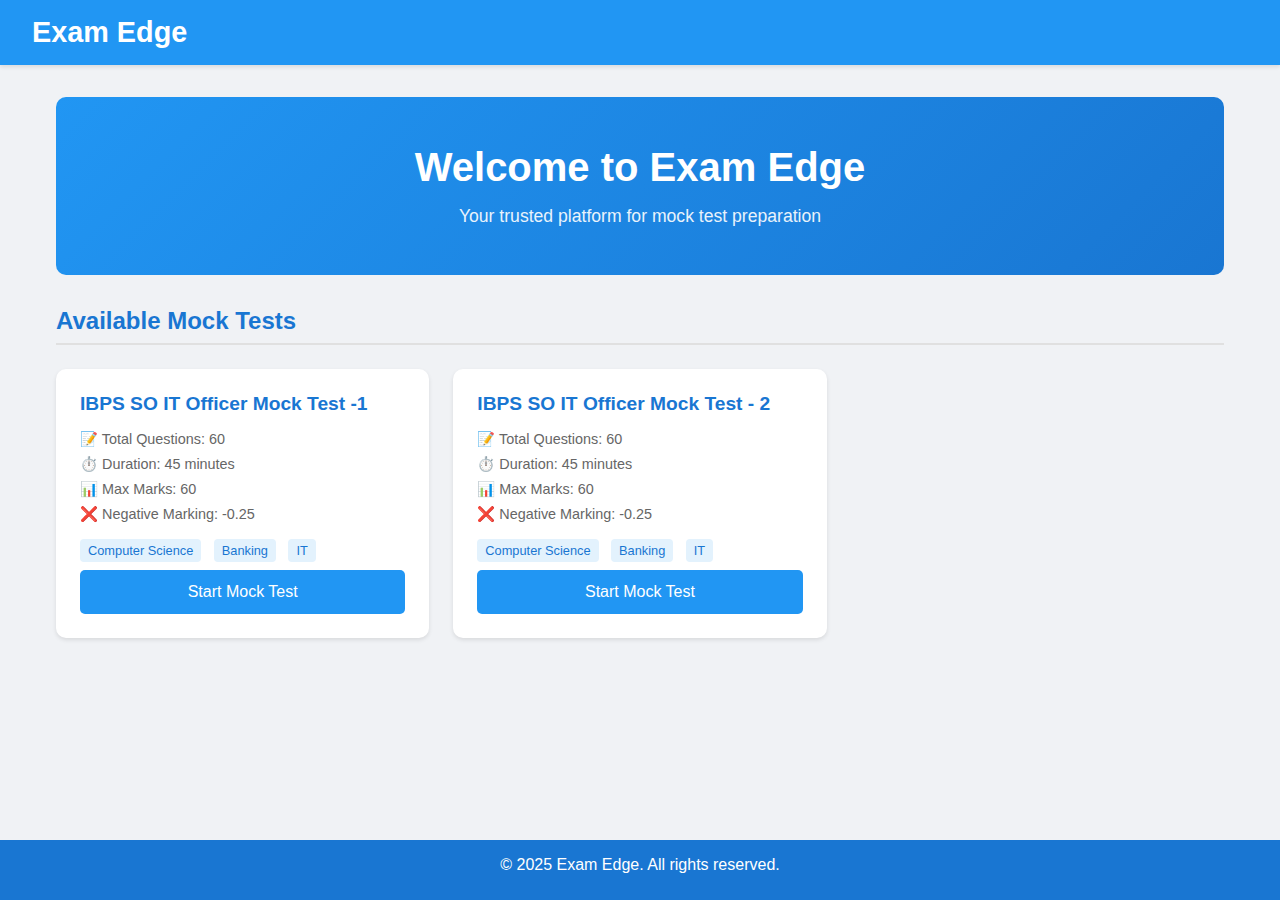
<file: index.html>
<!DOCTYPE html>
<html lang="en">
<head>
    <meta charset="UTF-8">
    <meta name="viewport" content="width=device-width, initial-scale=1.0">
    <title>Exam Edge - Home</title>
    <link rel="stylesheet" href="assets/home.css">
</head>
<body>
    <nav class="navbar">
        <h1>Exam Edge</h1>
    </nav>

    <div class="container">
        <div class="hero-section">
            <h2>Welcome to Exam Edge</h2>
            <p>Your trusted platform for mock test preparation</p>
        </div>

        <h2 class="section-title">Available Mock Tests</h2>
        
        <div class="cards-grid">
            <div class="exam-card" onclick="window.location.href='mock.html'">
                <h3 class="exam-title">IBPS SO IT Officer Mock Test -1 </h3>
                <div class="exam-details">
                    <p>📝 Total Questions: 60</p>
                    <p>⏱️ Duration: 45 minutes</p>
                    <p>📊 Max Marks: 60</p>
                    <p>❌ Negative Marking: -0.25</p>
                </div>
                <div class="badges">
                    <span class="badge">Computer Science</span>
                    <span class="badge">Banking</span>
                    <span class="badge">IT</span>
                </div>
                <button class="start-btn">Start Mock Test</button>
            </div>
                       <div class="exam-card" onclick="window.location.href='mock.html'">
                <h3 class="exam-title">IBPS SO IT Officer Mock Test - 2 </h3>
                <div class="exam-details">
                    <p>📝 Total Questions: 60</p>
                    <p>⏱️ Duration: 45 minutes</p>
                    <p>📊 Max Marks: 60</p>
                    <p>❌ Negative Marking: -0.25</p>
                </div>
                <div class="badges">
                    <span class="badge">Computer Science</span>
                    <span class="badge">Banking</span>
                    <span class="badge">IT</span>
                </div>
                <button class="start-btn">Start Mock Test</button>
            </div>
        </div>
    </div>

    <footer>
        © 2025 Exam Edge. All rights reserved.
    </footer>
</body>
</html>
</file>
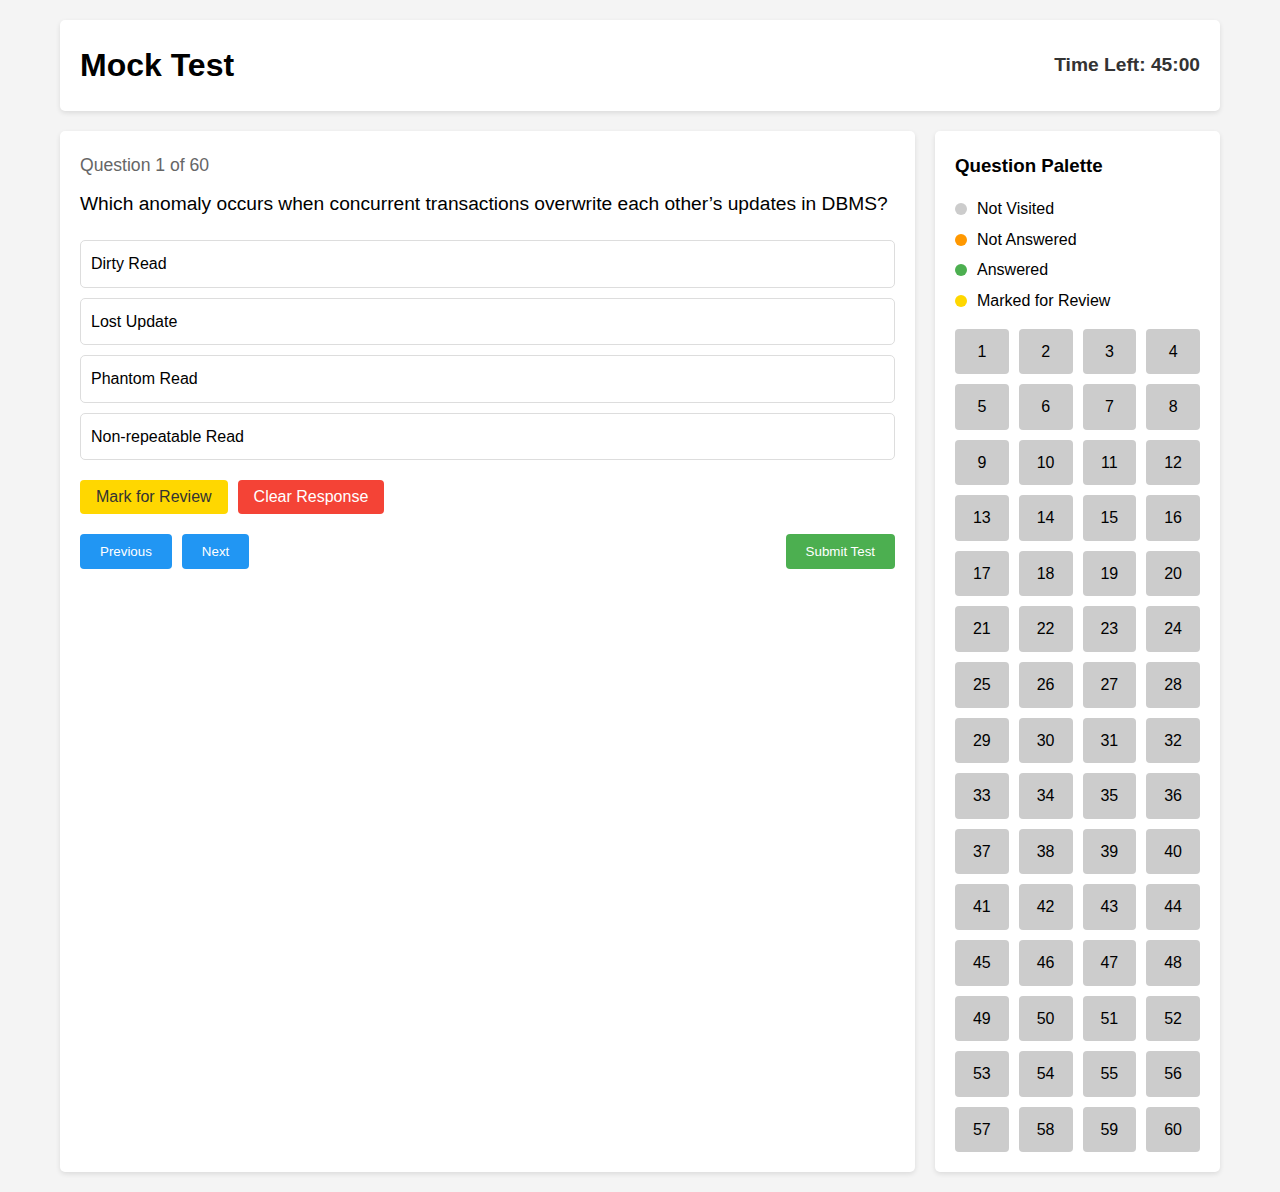
<file: mock.html>
<!DOCTYPE html>
<html lang="en">
<head>
    <meta charset="UTF-8">
    <meta name="viewport" content="width=device-width, initial-scale=1.0">
    <title>Mock Test Application</title>
    <link rel="stylesheet" href="./assets/style.css">
</head>
<body>
    <div class="container">
        <div class="header">
            <h1>Mock Test</h1>
            <div class="timer" id="timer">Time Left: <span id="time">45:00</span></div>
        </div>
        
        <div class="main-content">
            <div class="question-container">
                <div class="question-number">Question <span id="currentQuestionNum">1</span> of <span id="totalQuestions">10</span></div>
                <div class="question" id="question">Loading question...</div>
                <div class="options" id="options">
                    <!-- Options will be dynamically loaded -->
                </div>
                <div class="button-group">
                    <button id="markReview" class="btn review">Mark for Review</button>
                    <button id="clearResponse" class="btn clear">Clear Response</button>
                </div>
            </div>
            
            <div class="navigation">
                <button id="prevBtn" class="nav-btn">Previous</button>
                <button id="nextBtn" class="nav-btn">Next</button>
                <button id="submitTest" class="submit-btn">Submit Test</button>
            </div>
        </div>
        
        <div class="question-palette">
            <h3>Question Palette</h3>
            <div class="palette-info">
                <div class="info-item"><span class="dot not-visited"></span> Not Visited</div>
                <div class="info-item"><span class="dot not-answered"></span> Not Answered</div>
                <div class="info-item"><span class="dot answered"></span> Answered</div>
                <div class="info-item"><span class="dot marked-review"></span> Marked for Review</div>
            </div>
            <div class="question-grid" id="questionGrid">
                <!-- Question numbers will be dynamically loaded -->
            </div>
        </div>
    </div>

    <!-- Results Modal -->
    <div id="resultsModal" class="modal">
        <div class="modal-content">
            <h2>Test Results</h2>
            <div id="resultsContent"></div>
            <button id="closeModal" class="btn">Close</button>
        </div>
    </div>

    <script src="./assets/script2.js"></script>
</body>
</html>
</file>
<file: assets/home.css>
* {
    margin: 0;
    padding: 0;
    box-sizing: border-box;
    font-family: 'Segoe UI', Tahoma, Geneva, Verdana, sans-serif;
}

body {
    background-color: #f0f2f5;
    min-height: 100vh;
    position: relative;
    padding-bottom: 60px; /* Height of the footer */
}

.navbar {
    background-color: #2196f3;
    padding: 1rem 2rem;
    box-shadow: 0 2px 4px rgba(0,0,0,0.1);
}

.navbar h1 {
    color: white;
    font-size: 1.8rem;
}

.container {
    max-width: 1200px;
    margin: 2rem auto;
    padding: 0 1rem;
}

.section-title {
    color: #1976d2;
    margin-bottom: 1.5rem;
    font-size: 1.5rem;
    padding-bottom: 0.5rem;
    border-bottom: 2px solid #e0e0e0;
}

.cards-grid {
    display: grid;
    grid-template-columns: repeat(auto-fill, minmax(300px, 1fr));
    gap: 1.5rem;
}

.exam-card {
    background: white;
    border-radius: 10px;
    padding: 1.5rem;
    box-shadow: 0 2px 4px rgba(0,0,0,0.1);
    transition: transform 0.2s, box-shadow 0.2s;
    cursor: pointer;
}

.exam-card:hover {
    transform: translateY(-5px);
    box-shadow: 0 4px 8px rgba(0,0,0,0.2);
}

.exam-title {
    color: #1976d2;
    font-size: 1.2rem;
    margin-bottom: 1rem;
}

.exam-details {
    color: #666;
    font-size: 0.9rem;
    margin-bottom: 1rem;
}

.exam-details p {
    margin-bottom: 0.5rem;
}

.start-btn {
    background-color: #2196f3;
    color: white;
    border: none;
    padding: 0.8rem 1.5rem;
    border-radius: 5px;
    font-size: 1rem;
    cursor: pointer;
    width: 100%;
    transition: background-color 0.2s;
}

.start-btn:hover {
    background-color: #1976d2;
}

.badge {
    display: inline-block;
    padding: 0.25rem 0.5rem;
    background-color: #e3f2fd;
    color: #1976d2;
    border-radius: 4px;
    font-size: 0.8rem;
    margin-right: 0.5rem;
    margin-bottom: 0.5rem;
}

footer {
    background-color: #1976d2;
    color: white;
    text-align: center;
    padding: 1rem;
    position: absolute;
    bottom: 0;
    width: 100%;
    height: 60px;
}

.hero-section {
    text-align: center;
    padding: 3rem 1rem;
    background: linear-gradient(135deg, #2196f3, #1976d2);
    color: white;
    margin-bottom: 2rem;
    border-radius: 10px;
}

.hero-section h2 {
    font-size: 2.5rem;
    margin-bottom: 1rem;
}

.hero-section p {
    font-size: 1.1rem;
    opacity: 0.9;
}
</file>
<file: assets/style.css>
* {
    margin: 0;
    padding: 0;
    box-sizing: border-box;
}

body {
    font-family: Arial, sans-serif;
    line-height: 1.6;
    background-color: #f4f4f4;
}

.container {
    max-width: 1200px;
    margin: 0 auto;
    padding: 20px;
    display: grid;
    grid-template-columns: 3fr 1fr;
    gap: 20px;
}

.header {
    grid-column: 1 / -1;
    background-color: #fff;
    padding: 20px;
    border-radius: 5px;
    box-shadow: 0 2px 5px rgba(0,0,0,0.1);
    display: flex;
    justify-content: space-between;
    align-items: center;
}

.timer {
    font-size: 1.2rem;
    font-weight: bold;
    color: #333;
}

.main-content {
    background-color: #fff;
    padding: 20px;
    border-radius: 5px;
    box-shadow: 0 2px 5px rgba(0,0,0,0.1);
}

.question-container {
    margin-bottom: 20px;
}

.question-number {
    font-size: 1.1rem;
    color: #666;
    margin-bottom: 10px;
}

.question {
    font-size: 1.2rem;
    margin-bottom: 20px;
}

.options {
    display: flex;
    flex-direction: column;
    gap: 10px;
    margin-bottom: 20px;
}

.option {
    padding: 10px;
    border: 1px solid #ddd;
    border-radius: 5px;
    cursor: pointer;
    transition: background-color 0.3s;
}

.option:hover {
    background-color: #f0f0f0;
}

.option.selected {
    background-color: #e3f2fd;
    border-color: #2196f3;
}

.button-group {
    display: flex;
    gap: 10px;
    margin-bottom: 20px;
}

.btn {
    padding: 8px 16px;
    border: none;
    border-radius: 4px;
    cursor: pointer;
    font-size: 1rem;
}

.review {
    background-color: #ffd700;
    color: #333;
}

.clear {
    background-color: #f44336;
    color: white;
}

.navigation {
    display: flex;
    gap: 10px;
}

.nav-btn {
    padding: 10px 20px;
    background-color: #2196f3;
    color: white;
    border: none;
    border-radius: 4px;
    cursor: pointer;
}

.submit-btn {
    padding: 10px 20px;
    background-color: #4caf50;
    color: white;
    border: none;
    border-radius: 4px;
    cursor: pointer;
    margin-left: auto;
}

.question-palette {
    background-color: #fff;
    padding: 20px;
    border-radius: 5px;
    box-shadow: 0 2px 5px rgba(0,0,0,0.1);
}

.palette-info {
    margin: 15px 0;
}

.info-item {
    display: flex;
    align-items: center;
    gap: 10px;
    margin-bottom: 5px;
}

.dot {
    width: 12px;
    height: 12px;
    border-radius: 50%;
}

.not-visited { background-color: #cccccc; }
.not-answered { background-color: #ff9800; }
.answered { background-color: #4caf50; }
.marked-review { background-color: #ffd700; }

.question-grid {
    display: grid;
    grid-template-columns: repeat(4, 1fr);
    gap: 10px;
    margin-top: 15px;
}

.grid-item {
    padding: 10px;
    text-align: center;
    border-radius: 4px;
    cursor: pointer;
}

/* Modal styles */
.modal {
    display: none;
    position: fixed;
    top: 0;
    left: 0;
    width: 100%;
    height: 100%;
    background-color: rgba(0,0,0,0.7);
    z-index: 1000;
}

.modal.show {
    display: flex;
    justify-content: center;
    align-items: center;
}

.modal-content {
    background-color: #fff;
    padding: 2rem;
    border-radius: 12px;
    width: 90%;
    max-width: 600px;
    box-shadow: 0 5px 15px rgba(0,0,0,0.3);
    transform: scale(0.7);
    opacity: 0;
    animation: modalOpen 0.3s forwards;
}

@keyframes modalOpen {
    to {
        opacity: 1;
        transform: scale(1);
    }
}

.results-header {
    text-align: center;
    margin-bottom: 2rem;
    padding-bottom: 1rem;
    border-bottom: 2px solid #eee;
}

.results-header h2 {
    color: #2196f3;
    margin-bottom: 0.5rem;
}

.results-stats {
    display: grid;
    grid-template-columns: repeat(2, 1fr);
    gap: 1rem;
    margin-bottom: 2rem;
}

.stat-card {
    background-color: #f8f9fa;
    padding: 1rem;
    border-radius: 8px;
    text-align: center;
}

.stat-value {
    font-size: 1.5rem;
    font-weight: bold;
    color: #333;
}

.stat-label {
    color: #666;
    font-size: 0.9rem;
}

.score-section {
    background: linear-gradient(135deg, #2196f3, #1976d2);
    color: white;
    padding: 1.5rem;
    border-radius: 8px;
    text-align: center;
    margin-bottom: 1.5rem;
}

.score-value {
    font-size: 2.5rem;
    font-weight: bold;
    margin-bottom: 0.5rem;
}

.close-btn {
    display: block;
    width: 100%;
    padding: 1rem;
    background-color: #2196f3;
    color: white;
    border: none;
    border-radius: 6px;
    font-size: 1rem;
    cursor: pointer;
    transition: background-color 0.3s;
}

.close-btn:hover {
    background-color: #1976d2;
}
</file>
